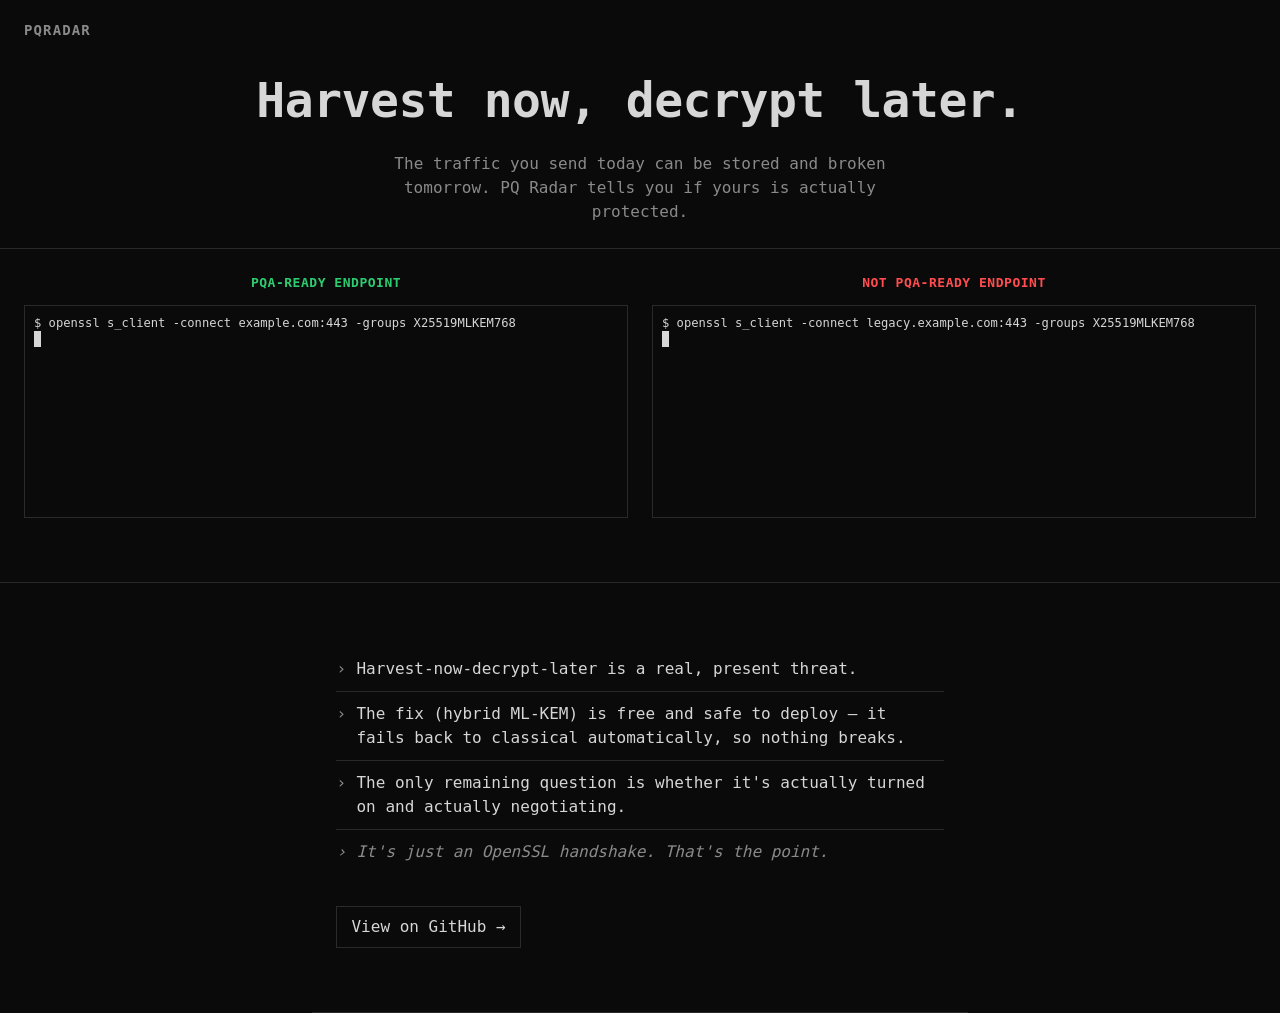
<file: index.html>
<!doctype html>
<html lang="en">
<head>
<meta charset="utf-8">
<meta name="viewport" content="width=device-width, initial-scale=1">
<title>PQ Radar</title>
<meta name="description" content="A network-level post-quantum TLS readiness scanner. Is your traffic actually protected?">

<!-- Page layout only — no color decisions here. -->
<link rel="stylesheet" href="/styles.css">

<!-- Self-hosted asciinema player (vendored, no CDN dependency at runtime). -->
<link rel="stylesheet" href="/player/asciinema-player.css">
<!-- Verdict color theme (red/green) lives entirely here — tune the colors
     without touching layout or re-recording the casts. -->
<link rel="stylesheet" href="/player/theme.css">
</head>
<body>

<header id="brand">PQRADAR</header>

<!-- 1. Banner: headline + one line. Nothing else. -->
<section id="banner">
  <h1>Harvest now, decrypt later.</h1>
  <p>The traffic you send today can be stored and broken tomorrow. PQ Radar tells you if yours is actually protected.</p>
</section>

<!-- 2 + 3. Demo (green, the hero) and Contrast (red) — separate sections,
     paired side-by-side on desktop / stacked on mobile via .hero-row. -->
<div class="hero-row">
  <section id="demo">
    <h2 class="panel-heading">PQA-ready endpoint</h2>
    <div class="player-frame" id="player-green"></div>
  </section>

  <section id="contrast">
    <h2 class="panel-heading">Not PQA-ready endpoint</h2>
    <div class="player-frame" id="player-red"></div>
  </section>
</div>

<!-- 4. Why: short lines, then a repo link. -->
<section id="why">
  <ul>
    <li>Harvest-now-decrypt-later is a real, present threat.</li>
    <li>The fix (hybrid ML-KEM) is free and safe to deploy — it fails back to classical automatically, so nothing breaks.</li>
    <li>The only remaining question is whether it's actually turned on and actually negotiating.</li>
    <li class="honesty">It's just an OpenSSL handshake. That's the point.</li>
  </ul>
  <a class="repo-link" href="https://github.com/ashishmgupta/pq-radar-site">View on GitHub →</a>
</section>

<!-- Self-hosted player bundle (IIFE — exposes the global AsciinemaPlayer). -->
<script src="/player/asciinema-player.min.js"></script>
<script>
  // Both players share one theme (player/theme.css) — the recording itself
  // decides whether green or red shows, via the ANSI color codes it emits
  // (\x1b[32m vs \x1b[31m). autoplay+loop+controls:false keeps this a silent,
  // looping demo rather than an interactive terminal.
  var demoOpts = {
    autoplay: true,
    loop: true,
    controls: false,
    theme: "pqradar",
    speed: 0.75
  };

  AsciinemaPlayer.create("/casts/green.cast", document.getElementById("player-green"), demoOpts);
  AsciinemaPlayer.create("/casts/red.cast", document.getElementById("player-red"), demoOpts);
</script>
</body>
</html>
</file>
<file: styles.css>
/* PQ Radar — page layout only. No color decisions live here beyond the
 * base terminal dark/light values; the red/green verdict colors are in
 * /player/theme.css, kept separate on purpose. */

:root {
  --bg: #0a0a0a;
  --fg: #d6d6d6;
  --fg-dim: #8a8a8a;
  --border: #2a2a2a;
  --mono: ui-monospace, "Cascadia Code", "SF Mono", Consolas, "DejaVu Sans Mono", monospace;
  --gap: 24px;
}

* { box-sizing: border-box; }

html, body {
  margin: 0;
  padding: 0;
  background: var(--bg);
  color: var(--fg);
  font-family: var(--mono);
}

body {
  line-height: 1.5;
}

section {
  padding: 64px 24px;
  border-bottom: 1px solid var(--border);
}

section:last-child {
  border-bottom: none;
}

/* Brand mark — fixed top-left, out of document flow so it doesn't
 * affect banner centering or spacing. */
#brand {
  position: fixed;
  top: 20px;
  left: 24px;
  font-weight: 700;
  font-size: 14px;
  letter-spacing: 0.08em;
  color: var(--fg-dim);
  z-index: 10;
}

/* 1. Banner — headline + one line, nothing else. */
#banner {
  min-height: 22vh;
  display: flex;
  flex-direction: column;
  justify-content: center;
  align-items: center;
  text-align: center;
  gap: 16px;
  padding-bottom: 24px;
}

#banner h1 {
  margin: 0;
  font-size: clamp(28px, 5vw, 48px);
  font-weight: 700;
  letter-spacing: -0.01em;
}

#banner p {
  margin: 0;
  max-width: 56ch;
  color: var(--fg-dim);
  font-size: 16px;
}

/* 2 + 3. Demo (green, the hero) and Contrast (red) — kept as two separate
 * <section> elements per spec, laid out side-by-side on desktop and stacked
 * on mobile via a shared, non-semantic grid wrapper (.hero-row) around both.
 * Each section keeps its own id so CSS/content still map 1:1; the wrapper
 * only handles the responsive pairing. */
.hero-row {
  display: grid;
  grid-template-columns: 1fr 1fr;
  gap: var(--gap);
  padding: 24px 24px 64px;
  border-bottom: 1px solid var(--border);
}

.hero-row #demo,
.hero-row #contrast {
  padding: 0;
  border-bottom: none;
}

.panel-heading {
  margin: 0 0 12px;
  font-size: 13px;
  font-weight: 700;
  letter-spacing: 0.04em;
  text-transform: uppercase;
  text-align: center;
}

#demo .panel-heading {
  color: #2ecc71;
}

#contrast .panel-heading {
  color: #ff4d4f;
}

@media (max-width: 760px) {
  .hero-row {
    grid-template-columns: 1fr;
  }
}

.player-frame {
  width: 100%;
  border: 1px solid var(--border);
}

/* 4. Why — short lines, no long paragraphs. */
#why {
  max-width: 68ch;
  margin: 0 auto;
}

#why ul {
  list-style: none;
  margin: 0 0 32px;
  padding: 0;
}

#why li {
  padding: 10px 0 10px 20px;
  border-bottom: 1px solid var(--border);
  position: relative;
}

#why li::before {
  content: "›";
  position: absolute;
  left: 0;
  color: var(--fg-dim);
}

#why li:last-child {
  border-bottom: none;
}

#why .honesty {
  color: var(--fg-dim);
  font-style: italic;
}

#why a.repo-link {
  display: inline-block;
  color: var(--fg);
  border: 1px solid var(--border);
  padding: 8px 14px;
  text-decoration: none;
}

#why a.repo-link:hover {
  border-color: var(--fg-dim);
}
</file>
<file: player/asciinema-player.css>
.ap-default-term-ff {
  --term-font-family: "Cascadia Code", "Source Code Pro", Menlo, Consolas, "DejaVu Sans Mono", monospace, "Symbols Nerd Font";
}
div.ap-wrapper {
  outline: none;
  height: 100%;
  display: flex;
  justify-content: center;
}
div.ap-wrapper .title-bar {
  display: none;
  top: -78px;
  transition: top 0.15s linear;
  position: absolute;
  left: 0;
  right: 0;
  box-sizing: content-box;
  font-size: 20px;
  line-height: 1em;
  padding: 15px;
  font-family: sans-serif;
  color: white;
  background-color: rgba(0, 0, 0, 0.8);
}
div.ap-wrapper .title-bar img {
  vertical-align: middle;
  height: 48px;
  margin-right: 16px;
}
div.ap-wrapper .title-bar a {
  color: white;
  text-decoration: underline;
}
div.ap-wrapper .title-bar a:hover {
  text-decoration: none;
}
div.ap-wrapper:fullscreen {
  background-color: #000;
  width: 100%;
  align-items: center;
}
div.ap-wrapper:fullscreen .title-bar {
  display: initial;
}
div.ap-wrapper:fullscreen.hud .title-bar {
  top: 0;
}
div.ap-wrapper div.ap-player {
  text-align: left;
  display: inline-block;
  padding: 0px;
  position: relative;
  box-sizing: content-box;
  overflow: hidden;
  max-width: 100%;
  border-radius: 4px;
  font-size: 15px;
  background-color: var(--term-color-background);
}
.ap-player {
  --term-color-foreground: #ffffff;
  --term-color-background: #000000;
  --term-color-0: var(--term-color-foreground);
  --term-color-1: var(--term-color-foreground);
  --term-color-2: var(--term-color-foreground);
  --term-color-3: var(--term-color-foreground);
  --term-color-4: var(--term-color-foreground);
  --term-color-5: var(--term-color-foreground);
  --term-color-6: var(--term-color-foreground);
  --term-color-7: var(--term-color-foreground);
  --term-color-8: var(--term-color-0);
  --term-color-9: var(--term-color-1);
  --term-color-10: var(--term-color-2);
  --term-color-11: var(--term-color-3);
  --term-color-12: var(--term-color-4);
  --term-color-13: var(--term-color-5);
  --term-color-14: var(--term-color-6);
  --term-color-15: var(--term-color-7);
}
div.ap-term {
  position: relative;
  font-family: var(--term-font-family);
  border-width: 0.75em;
  border-radius: 0;
  border-style: solid;
  border-color: var(--term-color-background);
  box-sizing: content-box;
}
div.ap-term canvas {
  position: absolute;
  inset: 0;
  display: block;
  width: 100%;
  height: 100%;
}
div.ap-term svg.ap-term-symbols {
  position: absolute;
  inset: 0;
  display: block;
  width: 100%;
  height: 100%;
  overflow: hidden;
  pointer-events: none;
}
div.ap-term svg.ap-term-symbols use {
  color: var(--term-color-foreground);
}
div.ap-term svg.ap-term-symbols:not(.ap-blink) .ap-blink {
  opacity: 0;
}
div.ap-term pre.ap-term-text {
  position: absolute;
  inset: 0;
  box-sizing: content-box;
  overflow: hidden;
  padding: 0;
  margin: 0px;
  display: block;
  white-space: pre;
  word-wrap: normal;
  word-break: normal;
  cursor: text;
  color: var(--term-color-foreground);
  outline: none;
  line-height: var(--term-line-height);
  font-family: inherit;
  font-size: inherit;
  font-variant-ligatures: none;
  border: 0;
  border-radius: 0;
  background-color: transparent !important;
}
pre.ap-term-text .ap-line {
  display: block;
  width: 100%;
  height: var(--term-line-height);
  position: absolute;
  top: calc(100% * var(--row) / var(--term-rows));
  letter-spacing: normal;
  overflow: hidden;
}
pre.ap-term-text .ap-line span {
  position: absolute;
  left: calc(100% * var(--offset) / var(--term-cols));
  padding: 0;
  display: inline-block;
  height: 100%;
}
pre.ap-term-text:not(.ap-blink) .ap-line .ap-blink {
  color: transparent;
  border-color: transparent;
}
pre.ap-term-text .ap-bold {
  font-weight: bold;
}
pre.ap-term-text .ap-faint {
  opacity: 0.5;
}
pre.ap-term-text .ap-underline {
  text-decoration: underline;
}
pre.ap-term-text .ap-italic {
  font-style: italic;
}
pre.ap-term-text .ap-strike {
  text-decoration: line-through;
}
.ap-line span {
  color: var(--term-color-foreground);
}
div.ap-player div.ap-control-bar {
  width: 100%;
  height: 32px;
  display: flex;
  justify-content: space-between;
  align-items: stretch;
  color: var(--term-color-foreground);
  box-sizing: content-box;
  line-height: 1;
  position: absolute;
  bottom: 0;
  left: 0;
  opacity: 0;
  transition: opacity 0.15s linear;
  user-select: none;
  border-top: 2px solid color-mix(in oklab, var(--term-color-background) 80%, var(--term-color-foreground));
  z-index: 30;
}
div.ap-player div.ap-control-bar * {
  box-sizing: inherit;
}
div.ap-control-bar svg.ap-icon path {
  fill: var(--term-color-foreground);
}
div.ap-control-bar button.ap-button {
  display: flex;
  flex: 0 0 auto;
  cursor: pointer;
  appearance: none;
  -webkit-appearance: none;
  background: transparent;
  border: 0;
  margin: 0;
  padding: 0;
  color: inherit;
  font: inherit;
  line-height: inherit;
}
div.ap-control-bar button.ap-playback-button {
  width: 12px;
  height: 12px;
  padding: 10px;
  margin: 0 0 0 2px;
}
div.ap-control-bar button.ap-playback-button svg {
  height: 12px;
  width: 12px;
}
div.ap-control-bar span.ap-timer {
  display: flex;
  flex: 0 0 auto;
  min-width: 50px;
  margin: 0 10px;
  height: 100%;
  text-align: center;
  font-size: 13px;
  line-height: 100%;
  cursor: default;
}
div.ap-control-bar span.ap-timer span {
  font-family: var(--term-font-family);
  font-size: inherit;
  font-weight: 600;
  margin: auto;
}
div.ap-control-bar span.ap-timer .ap-time-remaining {
  display: none;
}
div.ap-control-bar span.ap-timer:hover .ap-time-elapsed {
  display: none;
}
div.ap-control-bar span.ap-timer:hover .ap-time-remaining {
  display: flex;
}
div.ap-control-bar .ap-progressbar {
  display: block;
  flex: 1 1 auto;
  height: 100%;
  padding: 0 10px;
}
div.ap-control-bar .ap-progressbar .ap-bar {
  display: block;
  position: relative;
  cursor: default;
  height: 100%;
  font-size: 0;
}
div.ap-control-bar .ap-progressbar .ap-bar .ap-gutter {
  display: block;
  position: absolute;
  top: 15px;
  left: 0;
  right: 0;
  height: 3px;
}
div.ap-control-bar .ap-progressbar .ap-bar .ap-gutter-empty {
  background-color: color-mix(in oklab, var(--term-color-foreground) 20%, var(--term-color-background));
}
div.ap-control-bar .ap-progressbar .ap-bar .ap-gutter-full {
  width: 100%;
  transform-origin: left center;
  background-color: var(--term-color-foreground);
  border-radius: 3px;
}
div.ap-control-bar.ap-seekable .ap-progressbar .ap-bar {
  cursor: pointer;
}
div.ap-control-bar button.ap-fullscreen-button {
  width: 14px;
  height: 14px;
  padding: 9px;
  margin: 0 2px 0 4px;
}
div.ap-control-bar button.ap-fullscreen-button svg {
  width: 14px;
  height: 14px;
}
div.ap-control-bar button.ap-fullscreen-button svg.ap-icon-fullscreen-on {
  display: inline;
}
div.ap-control-bar button.ap-fullscreen-button svg.ap-icon-fullscreen-off {
  display: none;
}
div.ap-control-bar button.ap-fullscreen-button .ap-tooltip {
  right: 5px;
  left: initial;
  transform: none;
}
div.ap-control-bar button.ap-kbd-button {
  height: 14px;
  padding: 9px;
  margin: 0 0 0 4px;
}
div.ap-control-bar button.ap-kbd-button svg {
  width: 26px;
  height: 14px;
}
div.ap-control-bar button.ap-kbd-button .ap-tooltip {
  right: 5px;
  left: initial;
  transform: none;
}
div.ap-control-bar button.ap-speaker-button {
  width: 19px;
  padding: 6px 9px;
  margin: 0 0 0 4px;
  position: relative;
}
div.ap-control-bar button.ap-speaker-button svg {
  width: 19px;
}
div.ap-control-bar button.ap-speaker-button .ap-tooltip {
  left: -50%;
  transform: none;
}
div.ap-wrapper.ap-hud .ap-control-bar {
  opacity: 1;
}
div.ap-wrapper:fullscreen button.ap-fullscreen-button svg.ap-icon-fullscreen-on {
  display: none;
}
div.ap-wrapper:fullscreen button.ap-fullscreen-button svg.ap-icon-fullscreen-off {
  display: inline;
}
span.ap-progressbar span.ap-marker-container {
  display: block;
  top: 0;
  bottom: 0;
  width: 21px;
  position: absolute;
  margin-left: -10px;
}
span.ap-marker-container span.ap-marker {
  display: block;
  top: 13px;
  bottom: 12px;
  left: 7px;
  right: 7px;
  background-color: color-mix(in oklab, var(--term-color-foreground) 33%, var(--term-color-background));
  position: absolute;
  transition: top 0.1s, bottom 0.1s, left 0.1s, right 0.1s, background-color 0.1s;
  border-radius: 50%;
}
span.ap-marker-container span.ap-marker.ap-marker-past {
  background-color: var(--term-color-foreground);
}
span.ap-marker-container span.ap-marker:hover,
span.ap-marker-container:hover span.ap-marker {
  background-color: var(--term-color-foreground);
  top: 11px;
  bottom: 10px;
  left: 5px;
  right: 5px;
}
.ap-tooltip-container span.ap-tooltip {
  visibility: hidden;
  background-color: var(--term-color-foreground);
  color: var(--term-color-background);
  font-family: var(--term-font-family);
  font-weight: bold;
  text-align: center;
  padding: 0 0.5em;
  border-radius: 4px;
  position: absolute;
  z-index: 1;
  white-space: nowrap;
  /* Prevents the text from wrapping and makes sure the tooltip width adapts to the text length */
  font-size: 13px;
  line-height: 2em;
  bottom: 100%;
  left: 50%;
  transform: translateX(-50%);
}
.ap-tooltip-container:hover span.ap-tooltip {
  visibility: visible;
}
.ap-player .ap-overlay {
  z-index: 10;
  background-repeat: no-repeat;
  background-position: center;
  position: absolute;
  top: 0;
  left: 0;
  right: 0;
  bottom: 0;
  display: flex;
  justify-content: center;
  align-items: center;
}
.ap-player .ap-overlay-start {
  cursor: pointer;
}
.ap-player .ap-overlay-start .ap-play-button {
  font-size: 0px;
  position: absolute;
  left: 0;
  top: 0;
  right: 0;
  bottom: 0;
  text-align: center;
  color: white;
  height: 80px;
  max-height: 66%;
  margin: auto;
}
.ap-player .ap-overlay-start .ap-play-button div {
  height: 100%;
}
.ap-player .ap-overlay-start .ap-play-button div span {
  height: 100%;
  display: block;
}
.ap-player .ap-overlay-start .ap-play-button div span svg {
  height: 100%;
  display: inline-block;
}
.ap-player .ap-overlay-start .ap-play-button svg {
  filter: drop-shadow(0px 0px 5px rgba(0, 0, 0, 0.4));
}
.ap-player .ap-overlay-loading .ap-loader {
  width: 48px;
  height: 48px;
  border-radius: 50%;
  display: inline-block;
  position: relative;
  border: 10px solid;
  border-color: rgba(255, 255, 255, 0.3) rgba(255, 255, 255, 0.5) rgba(255, 255, 255, 0.7) #ffffff;
  border-color: color-mix(in srgb, var(--term-color-foreground) 30%, var(--term-color-background)) color-mix(in srgb, var(--term-color-foreground) 50%, var(--term-color-background)) color-mix(in srgb, var(--term-color-foreground) 70%, var(--term-color-background)) color-mix(in srgb, var(--term-color-foreground) 100%, var(--term-color-background));
  box-sizing: border-box;
  animation: ap-loader-rotation 1s linear infinite;
}
.ap-player .ap-overlay-info {
  background-color: var(--term-color-background);
}
.ap-player .ap-overlay-info span {
  font-family: var(--term-font-family);
  font-size: 2em;
  font-weight: bold;
  color: var(--term-color-background);
  background-color: var(--term-color-foreground);
  padding: 0.5em 0.75em;
  text-transform: uppercase;
}
.ap-player .ap-overlay-keystrokes {
  position: absolute;
  top: auto;
  left: auto;
  right: 20px;
  bottom: var(--ap-keystrokes-bottom);
  z-index: 20;
  width: auto;
  height: auto;
  font-size: 18px;
  text-align: right;
  padding: 0;
  display: flex;
  justify-content: flex-end;
  align-items: center;
  gap: 0.35em;
  pointer-events: none;
}
.ap-player .ap-overlay-keystrokes .ap-keystroke-pill {
  font-family: var(--term-font-family);
  font-size: inherit;
  opacity: 1;
  transition: opacity 80ms ease;
}
.ap-player .ap-overlay-keystrokes .ap-keystroke-pill kbd {
  display: inline-flex;
  justify-content: center;
  min-width: 1.2em;
  color: var(--term-color-background);
  background-color: var(--term-color-foreground);
  padding: 0.3em 0.5em;
  border-radius: 0.2em;
  font-family: inherit;
  font-size: 0.85em;
  font-weight: 600;
  border: none;
  margin: 0;
}
.ap-player .ap-overlay-keystrokes .ap-keystroke-pill.fading {
  opacity: 0;
  transition: opacity 700ms ease;
}
.ap-player .ap-overlay-help {
  background-color: rgba(0, 0, 0, 0.8);
  container-type: inline-size;
}
.ap-player .ap-overlay-help > div {
  font-family: var(--term-font-family);
  max-width: 85%;
  max-height: 85%;
  font-size: 18px;
  color: var(--term-color-foreground);
  box-sizing: border-box;
  margin-bottom: 32px;
}
.ap-player .ap-overlay-help > div div {
  padding: calc(min(4cqw, 40px));
  font-size: calc(min(1.9cqw, 18px));
  background-color: var(--term-color-background);
  border: 1px solid color-mix(in oklab, var(--term-color-background) 90%, var(--term-color-foreground));
  border-radius: 6px;
}
.ap-player .ap-overlay-help > div div p {
  font-weight: bold;
  margin: 0 0 2em 0;
}
.ap-player .ap-overlay-help > div div ul {
  list-style: none;
  padding: 0;
}
.ap-player .ap-overlay-help > div div ul li {
  margin: 0 0 0.75em 0;
}
.ap-player .ap-overlay-help > div div kbd {
  color: var(--term-color-background);
  background-color: var(--term-color-foreground);
  padding: 0.2em 0.5em;
  border-radius: 0.2em;
  font-family: inherit;
  font-size: 0.85em;
  border: none;
  margin: 0;
}
.ap-player .ap-overlay-error span {
  font-size: 8em;
}
.ap-player .slide-enter-active {
  transition: opacity 0.2s;
}
.ap-player .slide-enter-active.ap-was-playing {
  transition: top 0.2s ease-out, opacity 0.2s;
}
.ap-player .slide-exit-active {
  transition: top 0.2s ease-in, opacity 0.2s;
}
.ap-player .slide-enter {
  top: -50%;
  opacity: 0;
}
.ap-player .slide-enter-to {
  top: 0%;
}
.ap-player .slide-enter,
.ap-player .slide-enter-to,
.ap-player .slide-exit,
.ap-player .slide-exit-to {
  bottom: auto;
  height: 100%;
}
.ap-player .slide-exit {
  top: 0%;
}
.ap-player .slide-exit-to {
  top: -50%;
  opacity: 0;
}
@keyframes ap-loader-rotation {
  0% {
    transform: rotate(0deg);
  }
  100% {
    transform: rotate(360deg);
  }
}
.asciinema-player-theme-asciinema {
  --term-color-foreground: #cccccc;
  --term-color-background: #121314;
  --term-color-0: #000000;
  --term-color-1: #dd3c69;
  --term-color-2: #4ebf22;
  --term-color-3: #ddaf3c;
  --term-color-4: #26b0d7;
  --term-color-5: #b954e1;
  --term-color-6: #54e1b9;
  --term-color-7: #d9d9d9;
  --term-color-8: #4d4d4d;
  --term-color-9: #dd3c69;
  --term-color-10: #4ebf22;
  --term-color-11: #ddaf3c;
  --term-color-12: #26b0d7;
  --term-color-13: #b954e1;
  --term-color-14: #54e1b9;
  --term-color-15: #ffffff;
}
/*
  Based on Dracula: https://draculatheme.com
 */
.asciinema-player-theme-dracula {
  --term-color-foreground: #f8f8f2;
  --term-color-background: #282a36;
  --term-color-0: #21222c;
  --term-color-1: #ff5555;
  --term-color-2: #50fa7b;
  --term-color-3: #f1fa8c;
  --term-color-4: #bd93f9;
  --term-color-5: #ff79c6;
  --term-color-6: #8be9fd;
  --term-color-7: #f8f8f2;
  --term-color-8: #6272a4;
  --term-color-9: #ff6e6e;
  --term-color-10: #69ff94;
  --term-color-11: #ffffa5;
  --term-color-12: #d6acff;
  --term-color-13: #ff92df;
  --term-color-14: #a4ffff;
  --term-color-15: #ffffff;
}
/* Based on Monokai from base16 collection - https://github.com/chriskempson/base16 */
.asciinema-player-theme-monokai {
  --term-color-foreground: #f8f8f2;
  --term-color-background: #272822;
  --term-color-0: #272822;
  --term-color-1: #f92672;
  --term-color-2: #a6e22e;
  --term-color-3: #f4bf75;
  --term-color-4: #66d9ef;
  --term-color-5: #ae81ff;
  --term-color-6: #a1efe4;
  --term-color-7: #f8f8f2;
  --term-color-8: #75715e;
  --term-color-15: #f9f8f5;
}
/*
  Based on Nord: https://github.com/arcticicestudio/nord
  Via: https://github.com/neilotoole/asciinema-theme-nord
 */
.asciinema-player-theme-nord {
  --term-color-foreground: #eceff4;
  --term-color-background: #2e3440;
  --term-color-0: #3b4252;
  --term-color-1: #bf616a;
  --term-color-2: #a3be8c;
  --term-color-3: #ebcb8b;
  --term-color-4: #81a1c1;
  --term-color-5: #b48ead;
  --term-color-6: #88c0d0;
  --term-color-7: #eceff4;
}
.asciinema-player-theme-seti {
  --term-color-foreground: #cacecd;
  --term-color-background: #111213;
  --term-color-0: #323232;
  --term-color-1: #c22832;
  --term-color-2: #8ec43d;
  --term-color-3: #e0c64f;
  --term-color-4: #43a5d5;
  --term-color-5: #8b57b5;
  --term-color-6: #8ec43d;
  --term-color-7: #eeeeee;
  --term-color-15: #ffffff;
}
/*
  Based on Solarized Dark: https://ethanschoonover.com/solarized/
 */
.asciinema-player-theme-solarized-dark {
  --term-color-foreground: #839496;
  --term-color-background: #002b36;
  --term-color-0: #073642;
  --term-color-1: #dc322f;
  --term-color-2: #859900;
  --term-color-3: #b58900;
  --term-color-4: #268bd2;
  --term-color-5: #d33682;
  --term-color-6: #2aa198;
  --term-color-7: #eee8d5;
  --term-color-8: #002b36;
  --term-color-9: #cb4b16;
  --term-color-10: #586e75;
  --term-color-11: #657b83;
  --term-color-12: #839496;
  --term-color-13: #6c71c4;
  --term-color-14: #93a1a1;
  --term-color-15: #fdf6e3;
}
/*
  Based on Solarized Light: https://ethanschoonover.com/solarized/
 */
.asciinema-player-theme-solarized-light {
  --term-color-foreground: #657b83;
  --term-color-background: #fdf6e3;
  --term-color-0: #073642;
  --term-color-1: #dc322f;
  --term-color-2: #859900;
  --term-color-3: #b58900;
  --term-color-4: #268bd2;
  --term-color-5: #d33682;
  --term-color-6: #2aa198;
  --term-color-7: #eee8d5;
  --term-color-8: #002b36;
  --term-color-9: #cb4b16;
  --term-color-10: #586e75;
  --term-color-11: #657c83;
  --term-color-12: #839496;
  --term-color-13: #6c71c4;
  --term-color-14: #93a1a1;
  --term-color-15: #fdf6e3;
}
.asciinema-player-theme-solarized-light .ap-overlay-start .ap-play-button svg .ap-play-btn-fill {
  fill: var(--term-color-1);
}
.asciinema-player-theme-solarized-light .ap-overlay-start .ap-play-button svg .ap-play-btn-stroke {
  stroke: var(--term-color-1);
}
/*
  Based on Tango: https://en.wikipedia.org/wiki/Tango_Desktop_Project
 */
.asciinema-player-theme-tango {
  --term-color-foreground: #cccccc;
  --term-color-background: #121314;
  --term-color-0: #000000;
  --term-color-1: #cc0000;
  --term-color-2: #4e9a06;
  --term-color-3: #c4a000;
  --term-color-4: #3465a4;
  --term-color-5: #75507b;
  --term-color-6: #06989a;
  --term-color-7: #d3d7cf;
  --term-color-8: #555753;
  --term-color-9: #ef2929;
  --term-color-10: #8ae234;
  --term-color-11: #fce94f;
  --term-color-12: #729fcf;
  --term-color-13: #ad7fa8;
  --term-color-14: #34e2e2;
  --term-color-15: #eeeeec;
}
/*
  Based on gruvbox: https://github.com/morhetz/gruvbox
 */
.asciinema-player-theme-gruvbox-dark {
  --term-color-foreground: #fbf1c7;
  --term-color-background: #282828;
  --term-color-0: #282828;
  --term-color-1: #cc241d;
  --term-color-2: #98971a;
  --term-color-3: #d79921;
  --term-color-4: #458588;
  --term-color-5: #b16286;
  --term-color-6: #689d6a;
  --term-color-7: #a89984;
  --term-color-8: #7c6f65;
  --term-color-9: #fb4934;
  --term-color-10: #b8bb26;
  --term-color-11: #fabd2f;
  --term-color-12: #83a598;
  --term-color-13: #d3869b;
  --term-color-14: #8ec07c;
  --term-color-15: #fbf1c7;
}
</file>
<file: player/theme.css>
/* PQ Radar player theme — the ONLY place the red/green verdict colors live.
 * Tune these to change the on-screen color without touching the .cast
 * recordings or styles.css. Both players use this same theme; which color
 * shows up depends on which ANSI code (\x1b[32m green / \x1b[31m red) the
 * recording itself emits — not on which theme is loaded.
 *
 * Variable names and the .asciinema-player-theme-<name> class convention
 * are the player's own custom-theme mechanism (see
 * https://docs.asciinema.org/manual/player/themes/). Applied via
 * `theme: "pqradar"` in the init options in index.html.
 */
.asciinema-player-theme-pqradar {
  --term-color-foreground: #d6d6d6;
  --term-color-background: #0a0a0a;

  /* Standard 0-7 */
  --term-color-0: #0a0a0a;  /* black */
  --term-color-1: #ff4d4f;  /* red — the downgrade verdict */
  --term-color-2: #2ecc71;  /* green — the PQ-positive verdict */
  --term-color-3: #d6b83a;  /* yellow */
  --term-color-4: #4d8fd6;  /* blue */
  --term-color-5: #b06fd6;  /* magenta */
  --term-color-6: #4dc4d6;  /* cyan */
  --term-color-7: #d6d6d6;  /* white */

  /* Bright 8-15 */
  --term-color-8: #4a4a4a;
  --term-color-9: #ff7a7c;   /* bright red */
  --term-color-10: #58e08c;  /* bright green */
  --term-color-11: #e0cc6a;
  --term-color-12: #7ab0e0;
  --term-color-13: #cc9ae0;
  --term-color-14: #7adde0;
  --term-color-15: #ffffff;
}
</file>
